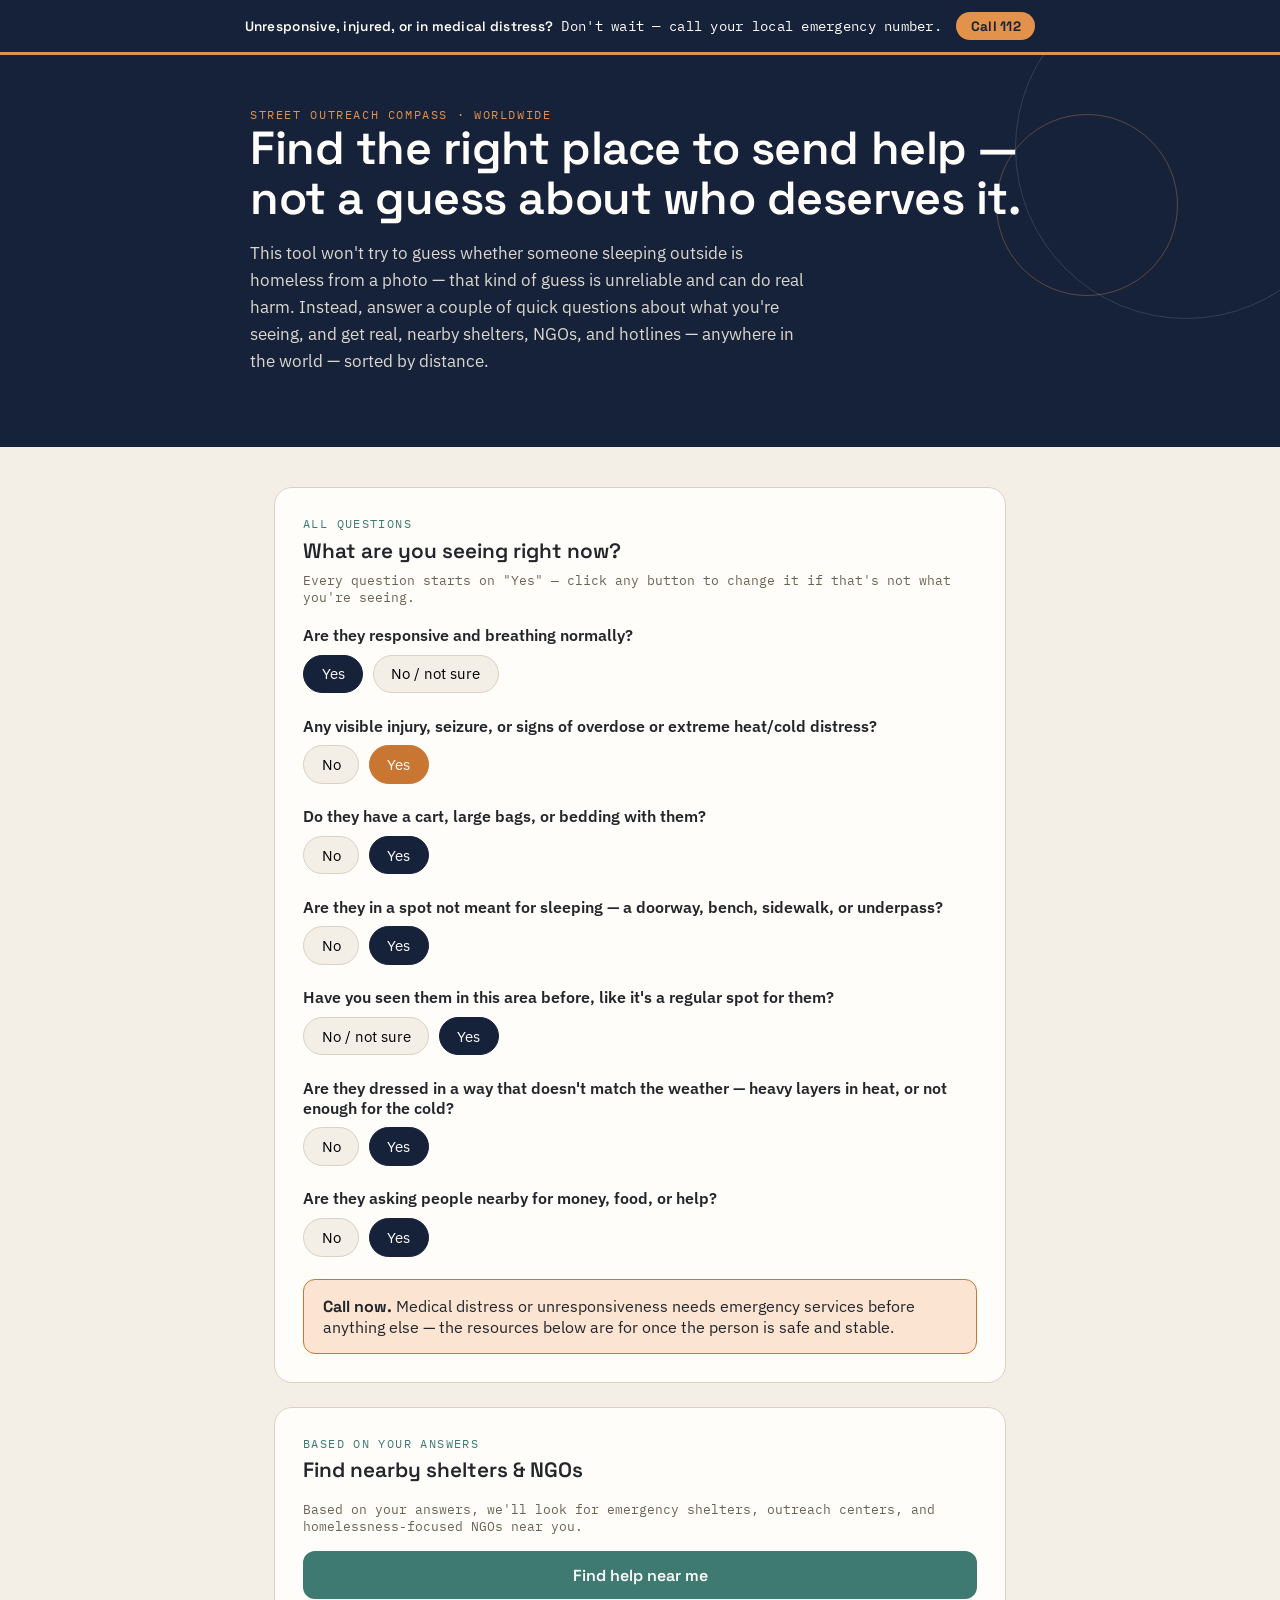
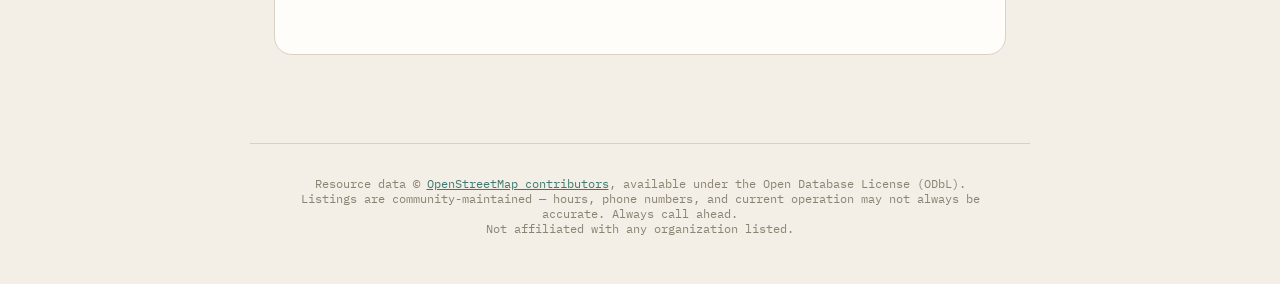
<file: index.html>
<!DOCTYPE html>
<html lang="en">
<head>
  <meta charset="UTF-8" />
  <meta name="viewport" content="width=device-width, initial-scale=1.0" />
  <title>Street Outreach Compass — Houston</title>
  <link rel="preconnect" href="https://fonts.googleapis.com" />
  <link href="https://fonts.googleapis.com/css2?family=Space+Grotesk:wght@500;600;700&family=IBM+Plex+Sans:wght@400;500;600&family=IBM+Plex+Mono:wght@400;500&display=swap" rel="stylesheet" />
  <link rel="stylesheet" href="styles.css" />
</head>
<body>

  <div class="emergency-strip">
    <span id="emergencyLabel"><strong>Unresponsive, injured, or in medical distress?</strong> Don't wait — call your local emergency number.</span>
    <a class="call911" id="emergencyCallLink" href="tel:112">Call 112</a>
  </div>

  <header class="hero">
    <div class="hero-inner">
      <span class="eyebrow">Street Outreach Compass · Worldwide</span>
      <h1>Find the right place to send help — not a guess about who deserves it.</h1>
      <p class="lede">
        This tool won't try to guess whether someone sleeping outside is homeless from a photo —
        that kind of guess is unreliable and can do real harm. Instead, answer a couple of quick
        questions about what you're seeing, and get real, nearby shelters, NGOs, and hotlines —
        anywhere in the world — sorted by distance.
      </p>
    </div>
  </header>

  <main>
    <section class="panel">
      <span class="panel-label">All questions</span>
      <h2>What are you seeing right now?</h2>
      <p class="status-line" style="margin-top:-0.6rem; margin-bottom:1.2rem;">
        Every question starts on "Yes" — click any button to change it if that's not what you're seeing.
      </p>
      <div id="questionList"></div>
      <div class="urgent-banner" id="urgentBanner">
        <strong>Call now.</strong> Medical distress or unresponsiveness needs emergency
        services before anything else — the resources below are for once the person is safe and stable.
      </div>
    </section>

    <section class="panel" id="locatePanel">
      <span class="panel-label" id="outcomeLabel">Based on your answers</span>
      <h2 id="outcomeHeading">Find nearby help</h2>
      <p id="outcomeExplainer" class="status-line" style="margin-bottom:1rem;"></p>
      <button class="locate-btn" id="locateBtn">Find help near me</button>
      <div class="status-line" id="statusLine"></div>
    </section>

    <section class="panel" id="resultsSection" hidden>
      <span class="panel-label">Results</span>
      <h2 id="resultsHeading">Nearby resources</h2>
      <a id="mapsSearchFallback" class="maps-fallback" href="#" target="_blank" rel="noopener" style="display:none;">Open a live Maps search near me →</a>
      <div id="results"></div>
    </section>
  </main>

  <footer>
    Resource data © <a href="https://www.openstreetmap.org/copyright" target="_blank" rel="noopener">OpenStreetMap contributors</a>, available under the Open Database License (ODbL).<br/>
    Listings are community-maintained — hours, phone numbers, and current operation may not always be accurate. Always call ahead.<br/>
    Not affiliated with any organization listed.
  </footer>

  <script src="data.js"></script>
  <script src="app.js"></script>
</body>
</html>
</file>
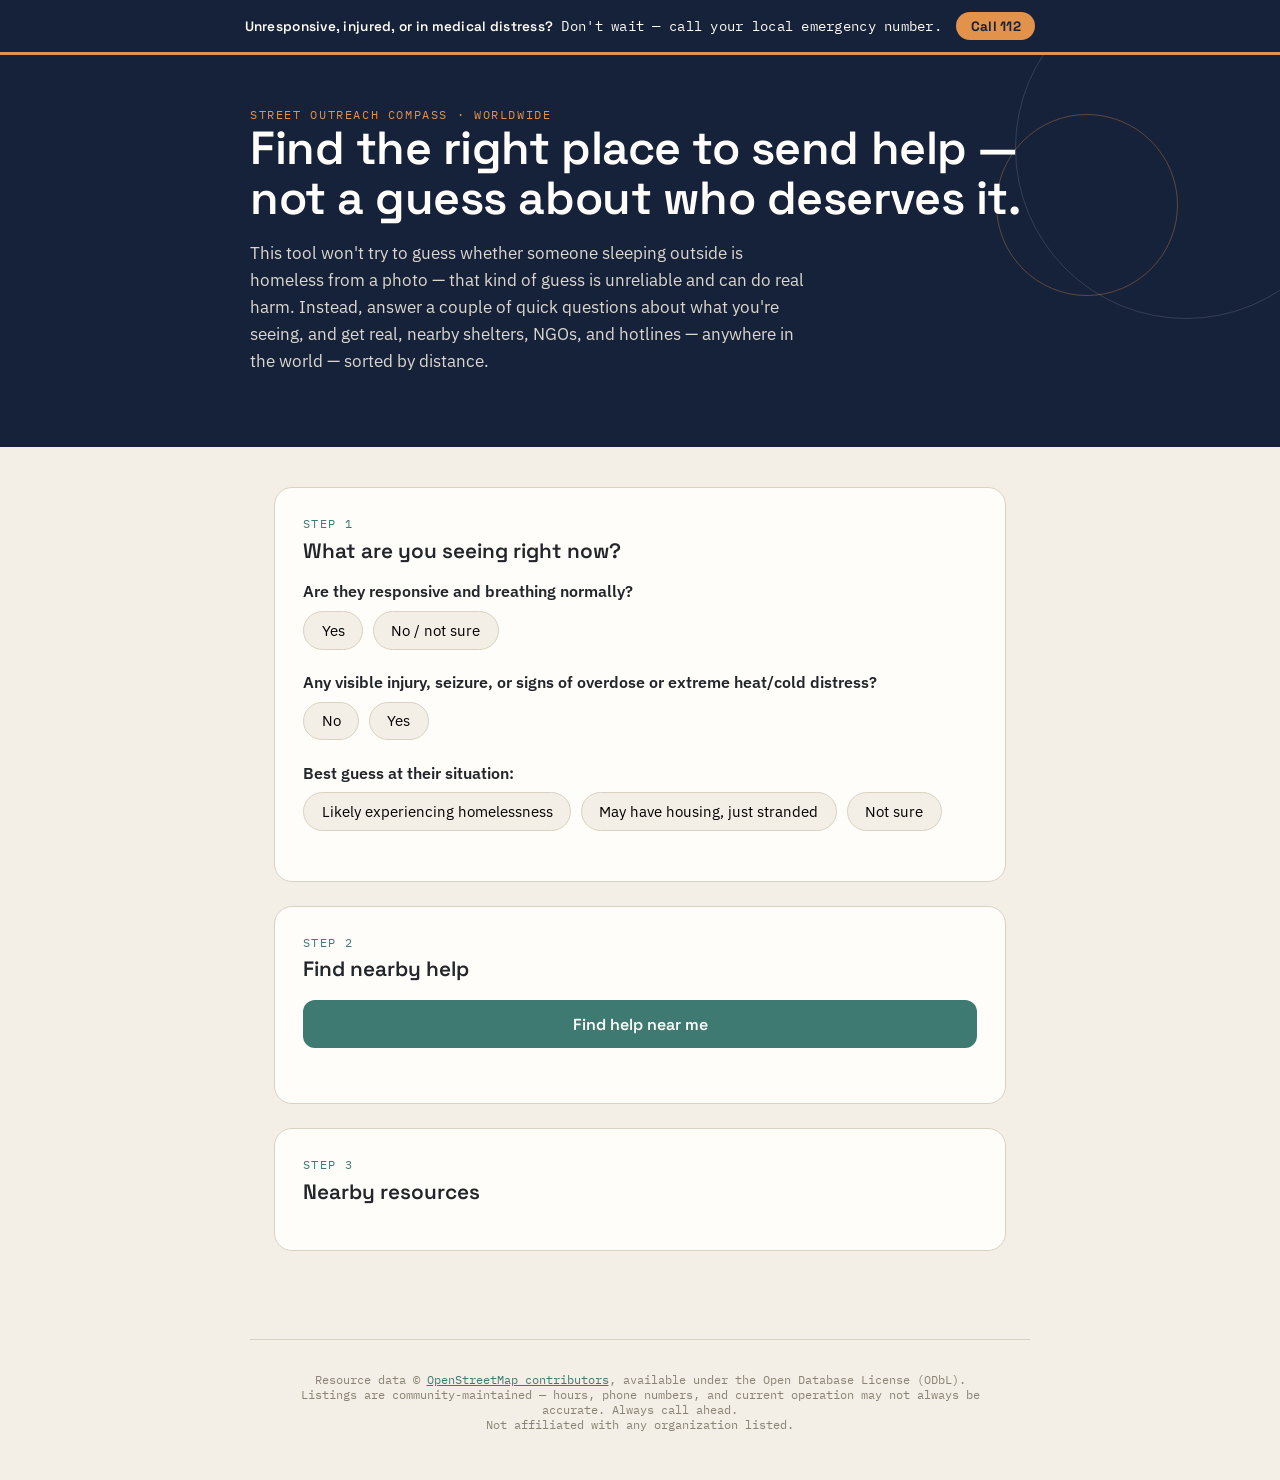
<file: index (4).html>
<!DOCTYPE html>
<html lang="en">
<head>
  <meta charset="UTF-8" />
  <meta name="viewport" content="width=device-width, initial-scale=1.0" />
  <title>Street Outreach Compass — Houston</title>
  <link rel="preconnect" href="https://fonts.googleapis.com" />
  <link href="https://fonts.googleapis.com/css2?family=Space+Grotesk:wght@500;600;700&family=IBM+Plex+Sans:wght@400;500;600&family=IBM+Plex+Mono:wght@400;500&display=swap" rel="stylesheet" />
  <link rel="stylesheet" href="styles.css" />
</head>
<body>

  <div class="emergency-strip">
    <span id="emergencyLabel"><strong>Unresponsive, injured, or in medical distress?</strong> Don't wait — call your local emergency number.</span>
    <a class="call911" id="emergencyCallLink" href="tel:112">Call 112</a>
  </div>

  <header class="hero">
    <div class="hero-inner">
      <span class="eyebrow">Street Outreach Compass · Worldwide</span>
      <h1>Find the right place to send help — not a guess about who deserves it.</h1>
      <p class="lede">
        This tool won't try to guess whether someone sleeping outside is homeless from a photo —
        that kind of guess is unreliable and can do real harm. Instead, answer a couple of quick
        questions about what you're seeing, and get real, nearby shelters, NGOs, and hotlines —
        anywhere in the world — sorted by distance.
      </p>
    </div>
  </header>

  <main>
    <section class="panel">
      <span class="panel-label">Step 1</span>
      <h2>What are you seeing right now?</h2>

      <div class="question" data-question="responsive">
        <p class="q-text">Are they responsive and breathing normally?</p>
        <div class="choices">
          <button class="choice-btn" data-value="yes">Yes</button>
          <button class="choice-btn" data-value="no" data-urgent="true">No / not sure</button>
        </div>
      </div>

      <div class="question" data-question="medicalConcern">
        <p class="q-text">Any visible injury, seizure, or signs of overdose or extreme heat/cold distress?</p>
        <div class="choices">
          <button class="choice-btn" data-value="no">No</button>
          <button class="choice-btn" data-value="yes" data-urgent="true">Yes</button>
        </div>
      </div>

      <div class="urgent-banner" id="urgentBanner">
        <strong>Call 911 first.</strong> Medical distress or unresponsiveness needs emergency
        services before anything else — the resources below are for once the person is safe and stable.
      </div>

      <div class="question" data-question="situation">
        <p class="q-text">Best guess at their situation:</p>
        <div class="choices">
          <button class="choice-btn" data-value="homeless">Likely experiencing homelessness</button>
          <button class="choice-btn" data-value="housed">May have housing, just stranded</button>
          <button class="choice-btn" data-value="unsure">Not sure</button>
        </div>
      </div>
    </section>

    <section class="panel">
      <span class="panel-label">Step 2</span>
      <h2>Find nearby help</h2>
      <button class="locate-btn" id="locateBtn">Find help near me</button>
      <div class="status-line" id="statusLine"></div>
    </section>

    <section class="panel">
      <span class="panel-label">Step 3</span>
      <h2>Nearby resources</h2>
      <a id="mapsSearchFallback" class="maps-fallback" href="#" target="_blank" rel="noopener" style="display:none;">Open a live Maps search for "homeless shelter" near me →</a>
      <div id="results"></div>
    </section>
  </main>

  <footer>
    Resource data © <a href="https://www.openstreetmap.org/copyright" target="_blank" rel="noopener">OpenStreetMap contributors</a>, available under the Open Database License (ODbL).<br/>
    Listings are community-maintained — hours, phone numbers, and current operation may not always be accurate. Always call ahead.<br/>
    Not affiliated with any organization listed.
  </footer>

  <script src="data.js"></script>
  <script src="app.js"></script>
</body>
</html>
</file>
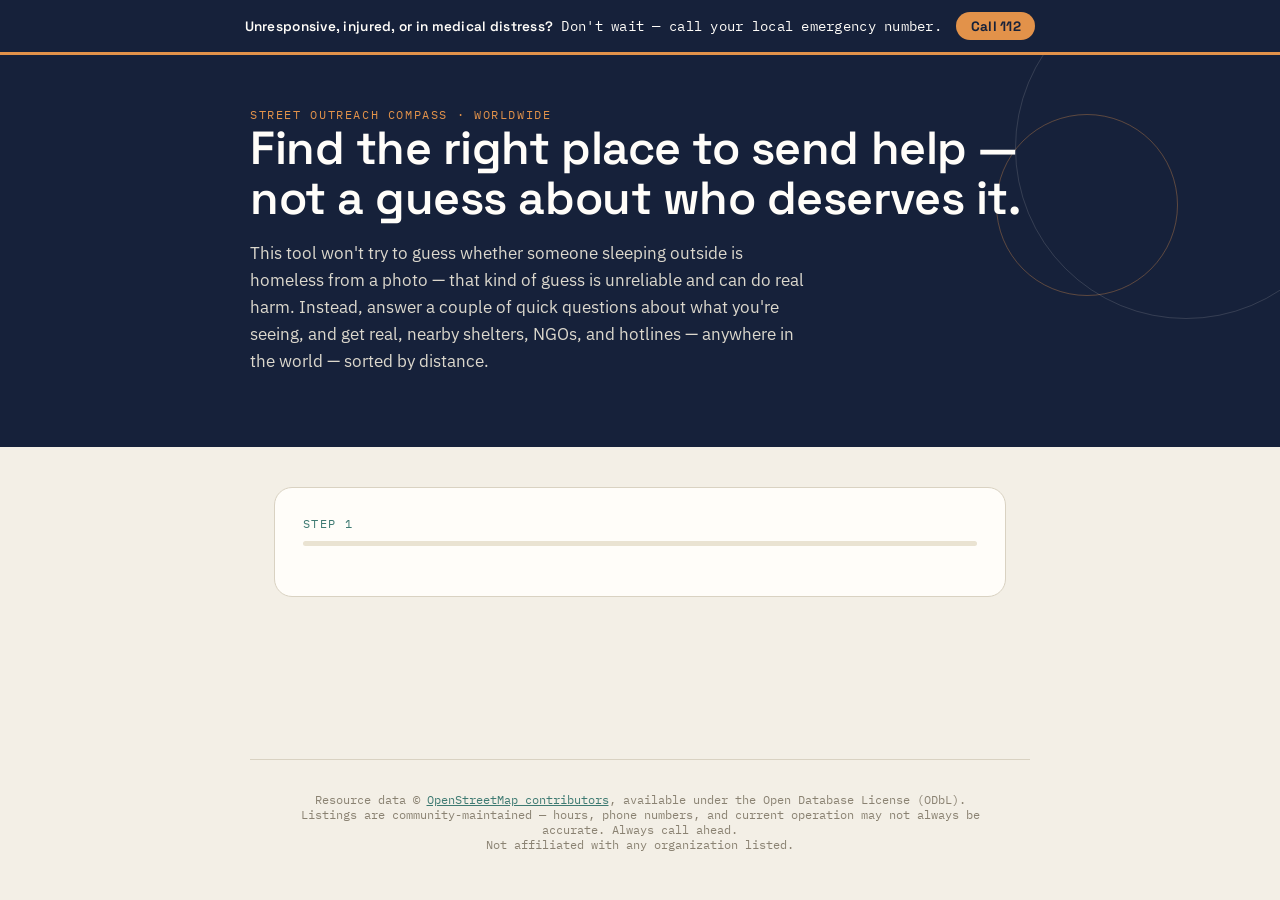
<file: index (5).html>
<!DOCTYPE html>
<html lang="en">
<head>
  <meta charset="UTF-8" />
  <meta name="viewport" content="width=device-width, initial-scale=1.0" />
  <title>Street Outreach Compass — Houston</title>
  <link rel="preconnect" href="https://fonts.googleapis.com" />
  <link href="https://fonts.googleapis.com/css2?family=Space+Grotesk:wght@500;600;700&family=IBM+Plex+Sans:wght@400;500;600&family=IBM+Plex+Mono:wght@400;500&display=swap" rel="stylesheet" />
  <link rel="stylesheet" href="styles.css" />
</head>
<body>

  <div class="emergency-strip">
    <span id="emergencyLabel"><strong>Unresponsive, injured, or in medical distress?</strong> Don't wait — call your local emergency number.</span>
    <a class="call911" id="emergencyCallLink" href="tel:112">Call 112</a>
  </div>

  <header class="hero">
    <div class="hero-inner">
      <span class="eyebrow">Street Outreach Compass · Worldwide</span>
      <h1>Find the right place to send help — not a guess about who deserves it.</h1>
      <p class="lede">
        This tool won't try to guess whether someone sleeping outside is homeless from a photo —
        that kind of guess is unreliable and can do real harm. Instead, answer a couple of quick
        questions about what you're seeing, and get real, nearby shelters, NGOs, and hotlines —
        anywhere in the world — sorted by distance.
      </p>
    </div>
  </header>

  <main>
    <section class="panel">
      <span class="panel-label" id="wizardStepLabel">Step 1</span>
      <div class="progress-track"><div class="progress-fill" id="progressFill"></div></div>
      <div id="wizardQuestion"></div>
    </section>

    <section class="panel" id="locatePanel" hidden>
      <span class="panel-label" id="outcomeLabel">Based on your answers</span>
      <h2 id="outcomeHeading">Find nearby help</h2>
      <p id="outcomeExplainer" class="status-line" style="margin-bottom:1rem;"></p>
      <button class="locate-btn" id="locateBtn">Find help near me</button>
      <div class="status-line" id="statusLine"></div>
    </section>

    <section class="panel" id="resultsSection" hidden>
      <span class="panel-label">Results</span>
      <h2 id="resultsHeading">Nearby resources</h2>
      <a id="mapsSearchFallback" class="maps-fallback" href="#" target="_blank" rel="noopener" style="display:none;">Open a live Maps search near me →</a>
      <div id="results"></div>
    </section>
  </main>

  <footer>
    Resource data © <a href="https://www.openstreetmap.org/copyright" target="_blank" rel="noopener">OpenStreetMap contributors</a>, available under the Open Database License (ODbL).<br/>
    Listings are community-maintained — hours, phone numbers, and current operation may not always be accurate. Always call ahead.<br/>
    Not affiliated with any organization listed.
  </footer>

  <script src="data.js"></script>
  <script src="app.js"></script>
</body>
</html>
</file>
<file: styles.css>
:root {
  --ink: #16213a;
  --ink-soft: #223057;
  --sand: #f3efe6;
  --sand-deep: #eae3d2;
  --amber: #e2924a;
  --amber-deep: #c97633;
  --teal: #3e7a72;
  --teal-soft: #e3ede9;
  --charcoal: #22262b;
  --hairline: #d9d2c2;
  --white: #fffdf9;

  --display: "Space Grotesk", "Helvetica Neue", Arial, sans-serif;
  --body: "IBM Plex Sans", "Segoe UI", Arial, sans-serif;
  --mono: "IBM Plex Mono", "Courier New", monospace;
}

* {
  box-sizing: border-box;
}

html,
body {
  margin: 0;
  padding: 0;
  background: var(--sand);
  color: var(--charcoal);
  font-family: var(--body);
  -webkit-font-smoothing: antialiased;
}

body {
  min-height: 100vh;
  display: flex;
  flex-direction: column;
}

a {
  color: inherit;
}

/* ---------- Emergency strip ---------- */

.emergency-strip {
  background: var(--ink);
  color: var(--white);
  padding: 0.75rem 1.25rem;
  display: flex;
  align-items: center;
  justify-content: center;
  gap: 0.9rem;
  flex-wrap: wrap;
  font-family: var(--mono);
  font-size: 0.85rem;
  letter-spacing: 0.02em;
  position: sticky;
  top: 0;
  z-index: 50;
  border-bottom: 3px solid var(--amber);
}

.emergency-strip strong {
  font-family: var(--display);
  font-weight: 600;
}

.emergency-strip .call911 {
  background: var(--amber);
  color: var(--ink);
  font-family: var(--display);
  font-weight: 700;
  padding: 0.35rem 0.9rem;
  border-radius: 999px;
  text-decoration: none;
  transition: transform 0.15s ease;
}

.emergency-strip .call911:hover {
  transform: scale(1.05);
}

/* ---------- Header ---------- */

header.hero {
  background: var(--ink);
  color: var(--white);
  padding: 3rem 1.5rem 3.5rem;
  position: relative;
  overflow: hidden;
}

header.hero::after {
  content: "";
  position: absolute;
  right: -6%;
  top: -20%;
  width: 340px;
  height: 340px;
  border: 1px solid rgba(243, 239, 230, 0.14);
  border-radius: 50%;
}

header.hero::before {
  content: "";
  position: absolute;
  right: 8%;
  top: 15%;
  width: 180px;
  height: 180px;
  border: 1px solid rgba(226, 146, 74, 0.35);
  border-radius: 50%;
}

.hero-inner {
  max-width: 780px;
  margin: 0 auto;
  position: relative;
  z-index: 1;
}

.eyebrow {
  font-family: var(--mono);
  text-transform: uppercase;
  letter-spacing: 0.14em;
  font-size: 0.72rem;
  color: var(--amber);
  margin-bottom: 0.9rem;
}

h1 {
  font-family: var(--display);
  font-size: clamp(2rem, 5vw, 2.9rem);
  line-height: 1.08;
  margin: 0 0 1rem;
  font-weight: 600;
  letter-spacing: -0.01em;
}

.hero p.lede {
  font-size: 1.05rem;
  line-height: 1.6;
  max-width: 56ch;
  color: #dcd8cd;
}

/* ---------- Main layout ---------- */

main {
  flex: 1;
  max-width: 780px;
  margin: 0 auto;
  padding: 2.5rem 1.5rem 4rem;
  width: 100%;
}

section.panel {
  background: var(--white);
  border: 1px solid var(--hairline);
  border-radius: 18px;
  padding: 1.75rem;
  margin-bottom: 1.5rem;
}

.panel-label {
  font-family: var(--mono);
  font-size: 0.72rem;
  text-transform: uppercase;
  letter-spacing: 0.12em;
  color: var(--teal);
  margin-bottom: 0.4rem;
  display: block;
}

.panel h2 {
  font-family: var(--display);
  font-size: 1.3rem;
  margin: 0 0 1.1rem;
  font-weight: 600;
}

.progress-track {
  height: 5px;
  background: var(--sand-deep);
  border-radius: 999px;
  overflow: hidden;
  margin: 0.6rem 0 1.4rem;
}

.progress-fill {
  height: 100%;
  background: var(--teal);
  border-radius: 999px;
  transition: width 0.25s ease;
  width: 0%;
}

.wizard-q-text {
  font-family: var(--display);
  font-weight: 600;
  font-size: 1.15rem;
  margin: 0 0 1rem;
  line-height: 1.4;
}

.wizard-actions {
  display: flex;
  justify-content: space-between;
  align-items: center;
  margin-top: 1.2rem;
}

.back-link {
  font-family: var(--mono);
  font-size: 0.82rem;
  color: #8a8272;
  background: none;
  border: none;
  cursor: pointer;
  padding: 0.4rem 0;
}

.back-link:hover {
  color: var(--teal);
}

.emergency-pause {
  text-align: center;
  padding: 0.5rem 0 0.2rem;
}

.emergency-pause .big-call {
  display: inline-block;
  font-family: var(--display);
  font-weight: 700;
  font-size: 1.3rem;
  background: var(--amber-deep);
  color: var(--white);
  padding: 0.9rem 2rem;
  border-radius: 14px;
  text-decoration: none;
  margin: 1rem 0 1.4rem;
}

.emergency-pause p {
  color: #4c4438;
  line-height: 1.55;
}

.continue-anyway {
  font-family: var(--mono);
  font-size: 0.82rem;
  background: none;
  border: 1px solid var(--hairline);
  border-radius: 8px;
  padding: 0.5rem 1rem;
  cursor: pointer;
  margin-top: 0.6rem;
}

.continue-anyway:hover {
  background: var(--sand-deep);
}

/* ---------- Questions ---------- */

.question {
  margin-bottom: 1.4rem;
}

.question p.q-text {
  font-weight: 600;
  margin: 0 0 0.6rem;
}

.choices {
  display: flex;
  gap: 0.6rem;
  flex-wrap: wrap;
}

.choice-btn {
  font-family: var(--body);
  font-size: 0.92rem;
  padding: 0.55rem 1.1rem;
  border-radius: 999px;
  border: 1.5px solid var(--hairline);
  background: var(--sand);
  cursor: pointer;
  transition: all 0.15s ease;
}

.choice-btn:hover {
  border-color: var(--teal);
}

.choice-btn.selected {
  background: var(--ink);
  border-color: var(--ink);
  color: var(--white);
}

.choice-btn.selected.urgent {
  background: var(--amber-deep);
  border-color: var(--amber-deep);
}

.urgent-banner {
  background: #fbe4d2;
  border: 1.5px solid var(--amber-deep);
  border-radius: 12px;
  padding: 1rem 1.2rem;
  margin-top: 1rem;
  display: none;
}

.urgent-banner.show {
  display: block;
}

.urgent-banner strong {
  font-family: var(--display);
}

/* ---------- Locate button ---------- */

.locate-btn {
  font-family: var(--display);
  font-weight: 600;
  font-size: 1rem;
  background: var(--teal);
  color: var(--white);
  border: none;
  padding: 0.85rem 1.5rem;
  border-radius: 12px;
  cursor: pointer;
  width: 100%;
  transition: background 0.15s ease;
}

.locate-btn:hover {
  background: #326a63;
}

.locate-btn:disabled {
  background: #a9b3ad;
  cursor: not-allowed;
}

.status-line {
  font-family: var(--mono);
  font-size: 0.82rem;
  color: #6b6252;
  margin-top: 0.7rem;
  min-height: 1.2em;
}

/* ---------- Results ---------- */

.maps-fallback {
  display: inline-block;
  font-family: var(--mono);
  font-size: 0.8rem;
  color: var(--teal);
  text-decoration: none;
  margin-bottom: 1rem;
  border-bottom: 1px dashed var(--teal);
}

.maps-fallback:hover {
  color: var(--amber-deep);
  border-bottom-color: var(--amber-deep);
}

#results {
  display: flex;
  flex-direction: column;
  gap: 0.9rem;
}

.result-card {
  display: grid;
  grid-template-columns: 84px 1fr;
  border: 1px solid var(--hairline);
  border-radius: 14px;
  overflow: hidden;
  background: var(--white);
}

.result-distance {
  background: var(--sand-deep);
  display: flex;
  flex-direction: column;
  align-items: center;
  justify-content: center;
  font-family: var(--mono);
  border-right: 1px solid var(--hairline);
  padding: 0.5rem 0.25rem;
}

.result-distance .num {
  font-size: 1.4rem;
  font-weight: 600;
  color: var(--ink);
  line-height: 1;
}

.result-distance .unit {
  font-size: 0.62rem;
  letter-spacing: 0.08em;
  color: #6b6252;
  margin-top: 0.15rem;
}

.result-body {
  padding: 1rem 1.15rem;
}

.result-top {
  display: flex;
  align-items: baseline;
  justify-content: space-between;
  gap: 0.6rem;
  flex-wrap: wrap;
}

.result-name {
  font-family: var(--display);
  font-weight: 600;
  font-size: 1.05rem;
}

.badge {
  font-family: var(--mono);
  font-size: 0.66rem;
  text-transform: uppercase;
  letter-spacing: 0.06em;
  padding: 0.2rem 0.55rem;
  border-radius: 999px;
  white-space: nowrap;
}

.badge.shelter {
  background: var(--teal-soft);
  color: var(--teal);
}

.badge.day {
  background: #eef4f2;
  color: #5a8a82;
}

.badge.ngo {
  background: #fbe4d2;
  color: var(--amber-deep);
}

.badge.hotline {
  background: #e7e9f0;
  color: var(--ink-soft);
}

.result-meta {
  font-size: 0.88rem;
  color: #4c4438;
  margin-top: 0.4rem;
  line-height: 1.5;
}

.result-notes {
  font-size: 0.85rem;
  color: #6b6252;
  margin-top: 0.35rem;
  font-style: italic;
}

.result-actions {
  display: flex;
  gap: 0.6rem;
  margin-top: 0.7rem;
  flex-wrap: wrap;
}

.result-actions a {
  font-family: var(--mono);
  font-size: 0.78rem;
  text-decoration: none;
  border: 1px solid var(--hairline);
  border-radius: 8px;
  padding: 0.35rem 0.7rem;
  transition: background 0.15s ease;
}

.result-actions a:hover {
  background: var(--sand-deep);
}

/* ---------- Footer ---------- */

footer {
  text-align: center;
  font-family: var(--mono);
  font-size: 0.75rem;
  color: #8a8272;
  padding: 2rem 1.5rem 3rem;
  border-top: 1px solid var(--hairline);
  max-width: 780px;
  margin: 0 auto;
}

footer a {
  color: var(--teal);
}

@media (max-width: 480px) {
  .result-card {
    grid-template-columns: 64px 1fr;
  }
}
</file>
